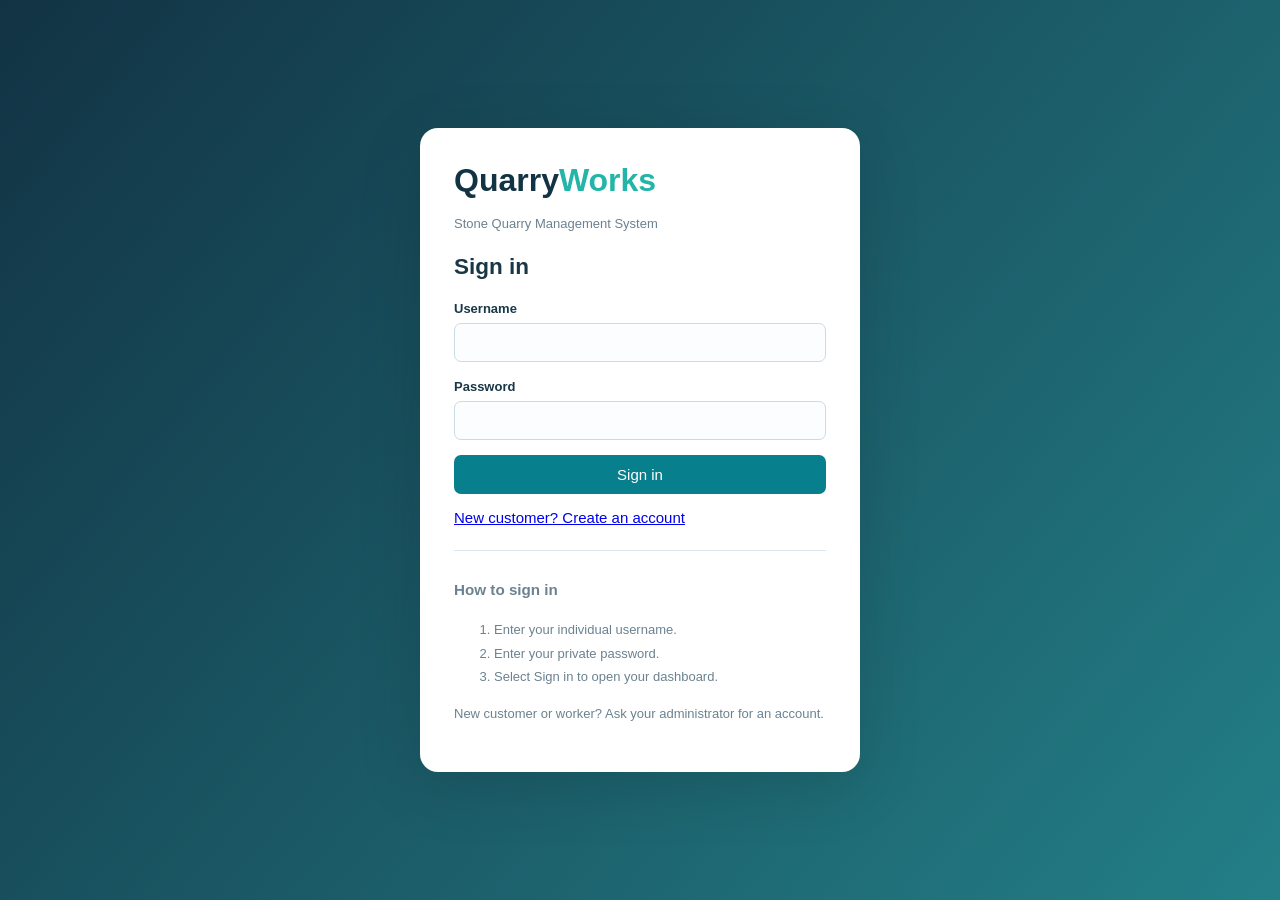
<file: src/main/resources/static/index.html>
<!doctype html>
<html lang="en"><head><meta charset="utf-8"><meta name="viewport" content="width=device-width,initial-scale=1"><title>QuarryWorks</title><link rel="stylesheet" href="styles.css"><script src="app.js" defer></script></head><body>
<div id="loginView"><section class="loginCard"><h1>Quarry<span>Works</span></h1><p class="muted">Stone Quarry Management System</p><h2>Sign in</h2><form id="loginForm"><label>Username<input id="username" autocomplete="username" required></label><label>Password<input id="password" type="password" autocomplete="current-password" required></label><button class="primary full">Sign in</button></form><p>
    <a href="/register.html">
        New customer? Create an account
    </a>
</p><p id="loginError" class="error" role="alert"></p><div class="hint"><h3>How to sign in</h3><ol><li>Enter your individual username.</li><li>Enter your private password.</li><li>Select Sign in to open your dashboard.</li></ol><p>New customer or worker? Ask your administrator for an account.</p></div></section></div>
<div id="shell" class="layout" hidden><aside><h2>Quarry<span>Works</span></h2><small>OPERATIONS WORKSPACE</small><nav id="nav" aria-label="Workspace navigation"></nav><p class="sideNote">Local academic demo<br>Payments and weighing are simulated.<br>No physical safety verification.</p></aside><div class="workspace"><header><div><h2 id="topTitle">Dashboard</h2><small id="identity"></small></div><div class="headerActions"><button id="details" class="secondary">Show card details</button><button id="logout" class="secondary">Logout</button></div></header><main id="content"></main></div></div><div id="toast" role="status" hidden></div>
<dialog id="invoiceDialog"><div id="invoiceContent"></div><div class="invoiceActions"><button id="printInvoice">Print</button><button id="closeInvoice" class="secondary">Close</button></div></dialog>
</body></html>
</file>
<file: src/main/resources/static/styles.css>
*{box-sizing:border-box}body{margin:0;font:15px "Segoe UI",Arial,sans-serif;background:#f1f5f9;color:#193747}button,input,select,textarea{font:inherit}button{cursor:pointer;border:0;border-radius:7px;background:#087f8c;color:white;padding:11px 16px}button:hover{filter:brightness(.93)}button:disabled{opacity:.5;cursor:wait}button:focus-visible,input:focus-visible,select:focus-visible,textarea:focus-visible{outline:3px solid #62bfd1;outline-offset:2px}input,select,textarea{display:block;width:100%;padding:11px;border:1px solid #cadbe3;border-radius:7px;margin:7px 0 15px;background:#fbfdfe;color:#193747}label{font-size:13px;font-weight:600}input[type=checkbox]{display:inline;width:auto;margin-right:9px}textarea{min-height:95px;resize:vertical}[hidden]{display:none!important}#loginView{min-height:100vh;display:grid;place-items:center;background:linear-gradient(130deg,#123344,#237f87);padding:20px}.loginCard{width:min(440px,94vw);background:white;border-radius:18px;padding:34px;box-shadow:0 15px 65px #0002}.loginCard h1{margin:0;font-size:32px;color:#123344}h1 span,aside h2 span{color:#22b5a8}.loginCard .hint{border-top:1px solid #dce6ec;margin-top:24px;padding-top:10px}.hint,.muted{color:#6b8290;font-size:13px;line-height:1.8}.layout{display:grid;grid-template-columns:225px 1fr;min-height:100vh}aside{background:#123344;color:white;padding:25px 16px;display:flex;flex-direction:column;position:sticky;top:0;height:100vh}aside h2{margin:0 0 8px}aside small{color:#87a8b7;font-size:10px;letter-spacing:1.4px}nav{display:grid;gap:7px;margin-top:30px}nav button{text-align:left;background:transparent;color:#c7dce5}nav button.active,nav button:hover{background:#ffffff1b;color:white}.sideNote{margin-top:auto;padding-top:25px;color:#8aafbd;font-size:11px;line-height:1.8}.workspace{min-width:0}header{background:white;padding:20px 25px;border-bottom:1px solid #dce6ec;display:flex;align-items:center;justify-content:space-between;gap:12px;flex-wrap:wrap}header h2{margin:0 0 5px;font-size:21px}header small{color:#6b8290}.headerActions{display:flex;gap:8px}.secondary{background:white;border:1px solid #cddde5;color:#285268}.danger{background:#fff0f2;border:1px solid #f9cdd5;color:#a52e45}main{padding:25px;max-width:1500px;margin:auto}.pageHead{display:flex;justify-content:space-between;align-items:center;margin-bottom:22px;gap:12px}.pageHead h1{margin:0;font-size:27px}.pageHead p{color:#6b8290;margin:6px 0 0}.cards{display:grid;grid-template-columns:repeat(auto-fit,minmax(170px,1fr));gap:15px;margin-bottom:22px}.card,.panel{background:white;border:1px solid #dce6ec;border-radius:12px;padding:21px;margin-bottom:20px}.card{margin:0;border-top:3px solid #139c95}.label{font-size:13px;color:#627e8c}.value{font-size:28px;font-weight:700;margin-top:10px;overflow-wrap:anywhere}.note{font-size:11px;color:#6b8290;margin-top:8px;line-height:1.6}.panel h3{margin-top:0}.panelHead{display:flex;align-items:center;justify-content:space-between;gap:15px;margin-bottom:12px}.panelHead h3{margin:0}.panelHead input{max-width:260px;margin:0}.tableWrap{overflow:auto}table{width:100%;border-collapse:collapse;font-size:13px}td,th{padding:12px;border-bottom:1px solid #e6eef2;text-align:left;white-space:nowrap}td.wrap{white-space:normal;min-width:200px;max-width:450px}th{background:#f4f8fa;color:#627e8c;font-size:11px;text-transform:uppercase}tr:hover td{background:#f8fcfd}.rowActions{display:flex;gap:7px}.rowActions button{padding:7px 11px;font-size:12px}.formGrid{display:grid;grid-template-columns:repeat(auto-fit,minmax(210px,1fr));gap:0 18px}.formFoot{display:flex;align-items:center;gap:15px;margin-top:8px}.badge{background:#e7f5ef;color:#187858;padding:5px 9px;border-radius:20px;display:inline-block;font-size:11px;font-weight:600}.badge.bad{background:#ffedef;color:#ab3450}.badge.warn{background:#fff3dc;color:#96691e}.empty{padding:25px;color:#6b8290}.error{color:#a52843}.stockCards{display:grid;grid-template-columns:repeat(auto-fit,minmax(210px,1fr));gap:18px}.stone{padding:22px;border:1px solid #dce6ec;border-radius:12px}.price{font-size:25px;color:#087f8c;font-weight:700}.footer{font-size:11px;color:#6b8290;margin-top:20px;line-height:1.7}#toast{position:fixed;bottom:20px;right:20px;max-width:460px;background:#163f46;color:white;padding:17px 22px;border-radius:10px;z-index:10;white-space:pre-wrap;box-shadow:0 5px 25px #0002}#toast.error{background:#9a3146}.journey{background:#eaf6f5;padding:24px;border:1px solid #cde5df;border-radius:14px;margin-bottom:24px;display:grid;grid-template-columns:1fr 280px;gap:25px;align-items:center}.journey h2{margin:0}.journey li{line-height:1.9;color:#486775}.journey svg{width:100%;height:auto}.compact .card .note{display:none}.preview,.result{background:#edf7fa;border:1px solid #d5e9ef;padding:16px;border-radius:8px;margin:15px 0;line-height:1.8}.full{width:100%}dialog{border:1px solid #cddde5;border-radius:14px;padding:28px;max-width:740px;width:94vw;color:#193747}dialog::backdrop{background:#0b263b88}.invoiceActions{display:flex;gap:10px;margin-top:22px}.invoiceTitle{font-size:28px}.total{text-align:right;font-size:21px;margin-top:20px}small{line-height:1.6}.actionsBar{display:flex;gap:10px;flex-wrap:wrap;margin-bottom:20px}@media(max-width:700px){.layout{display:block}nav{display:flex;overflow:auto;margin-top:10px}nav button{white-space:nowrap}aside{padding:15px;position:static;height:auto}.sideNote{display:none}main{padding:16px}.cards{grid-template-columns:1fr 1fr}.panelHead{flex-wrap:wrap}.journey{grid-template-columns:1fr}.journey svg{max-width:260px}.card{padding:16px}.value{font-size:23px}.panel{padding:16px}#toast{left:16px;right:16px}.formFoot{align-items:flex-start;flex-direction:column}}@media print{body>*{display:none!important}#invoiceDialog{display:block!important;position:static;width:100%;max-width:none;border:0}#invoiceDialog .invoiceActions{display:none!important}}

/* delivery-confirmation-column */
.badge.received{background:#e7f5ef;color:#187858}
</file>
